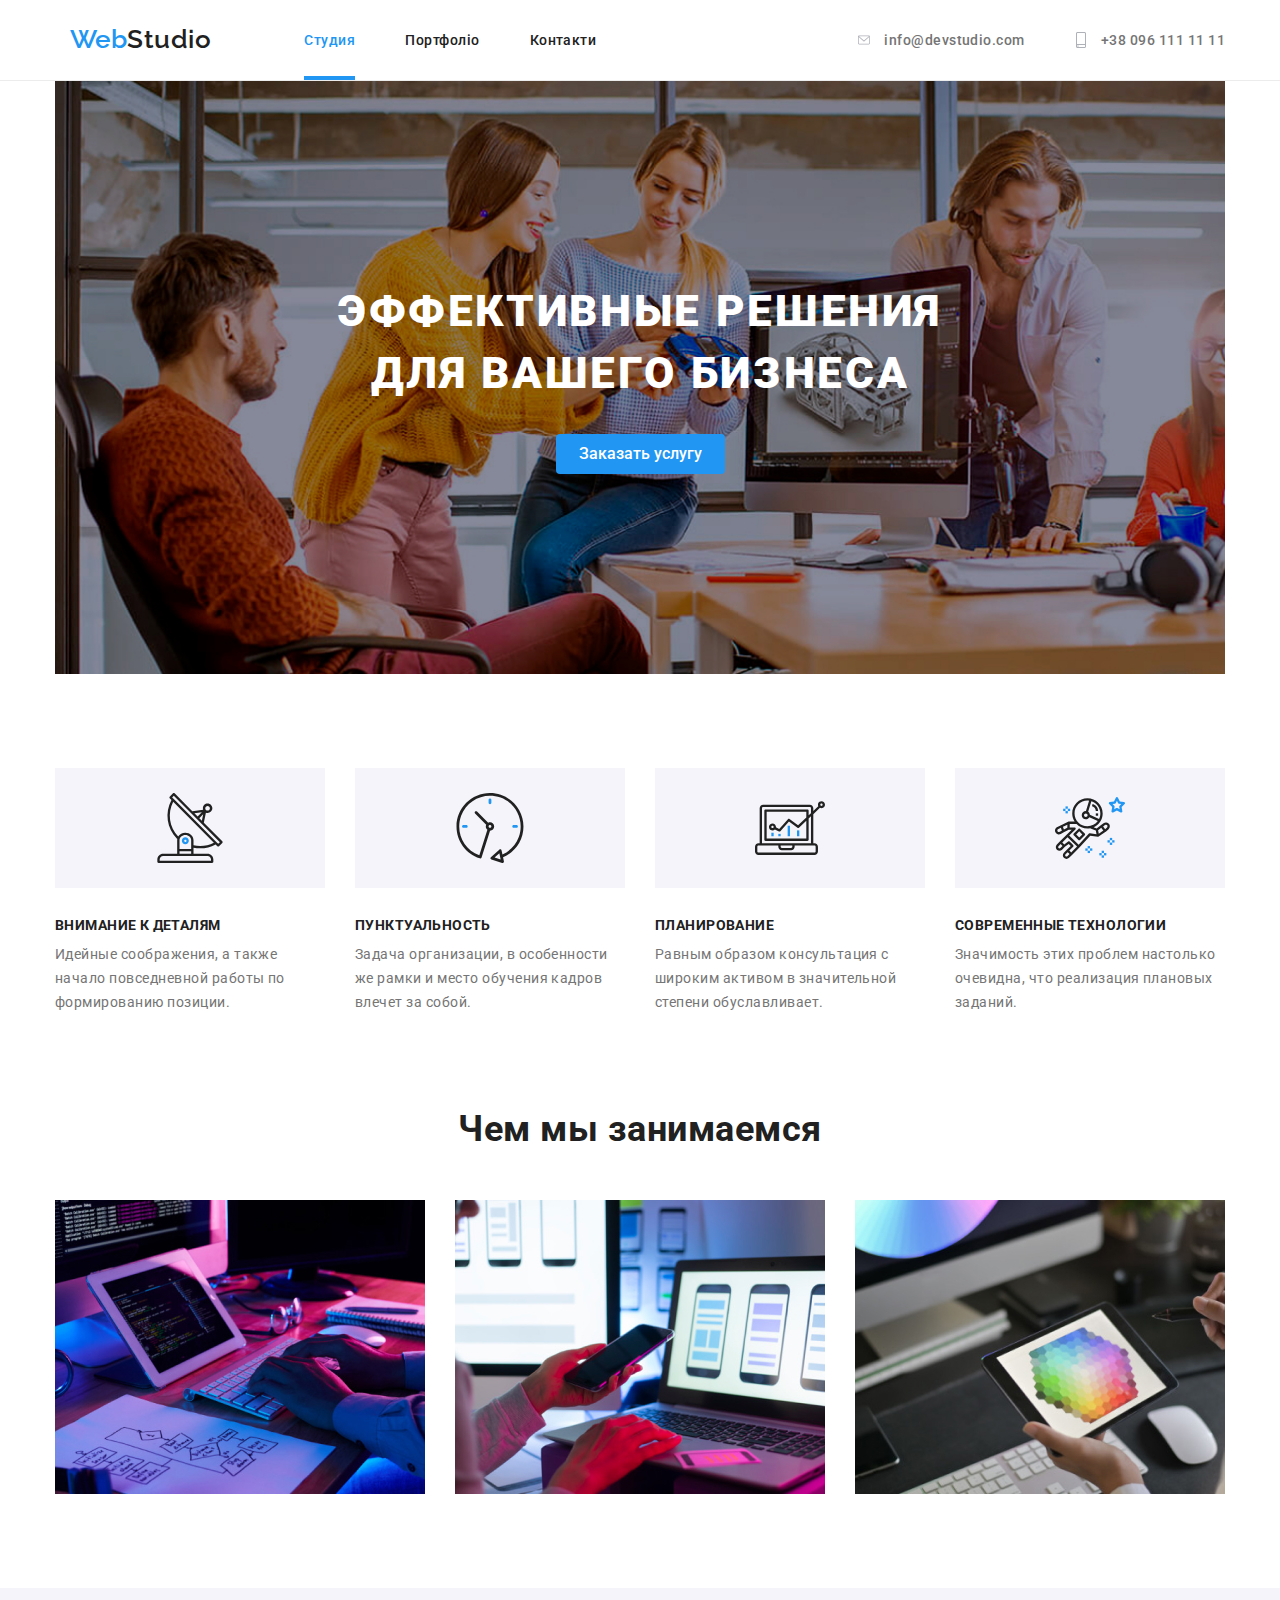
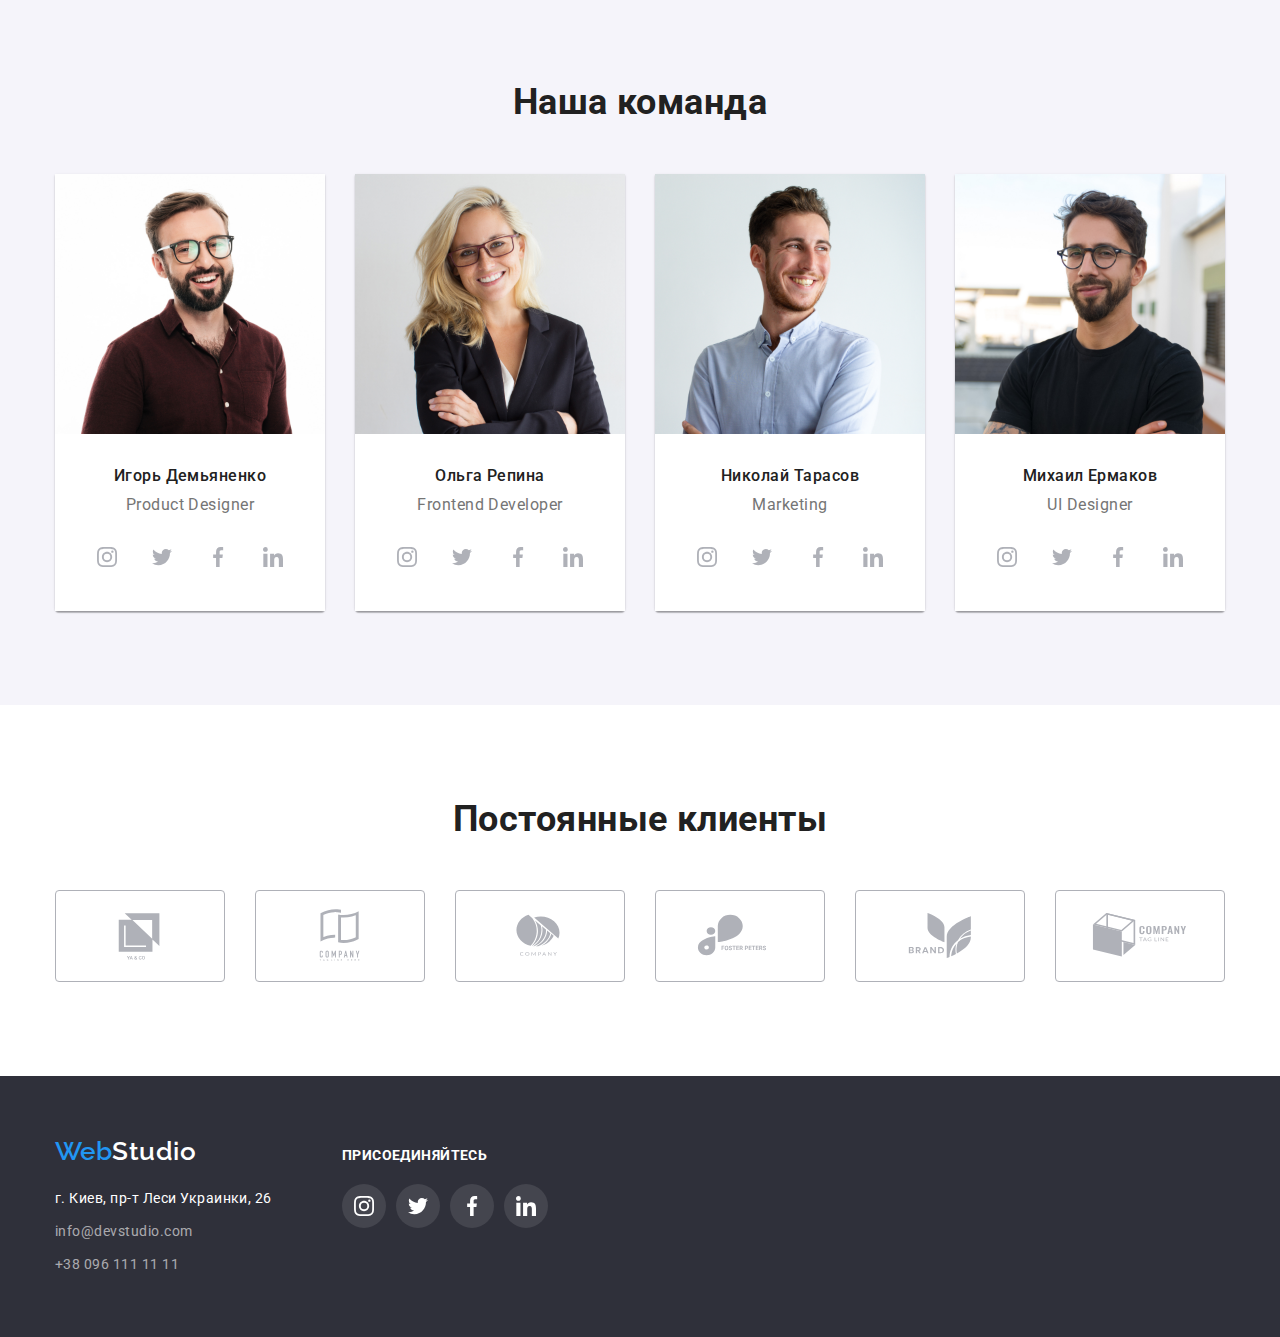
<file: index.html>
<!DOCTYPE html>
<html lang="ru">

<head>
  <meta charset="UTF-8" />
  <meta http-equiv="X-UA-Compatible" content="IE=edge" />
  <meta name="viewport" content="width=device-width, initial-scale=1.0" />
  <link rel="preconnect" href="https://fonts.googleapis.com" />
  <link rel="preconnect" href="https://fonts.gstatic.com" crossorigin />
  <link href="https://fonts.googleapis.com/css2?family=Raleway:wght@700&family=Roboto:wght@400;500;700;900&display=swap"
    rel="stylesheet" />
  <link rel="stylesheet"
    href="https://cdnjs.cloudflare.com/ajax/libs/modern-normalize/1.1.0/modern-normalize.min.css" />
  <link rel="stylesheet" href="./css/style.css" />
  <title>Студия</title>
</head>

<body>
  <header class="page-header">
    <div class="container container-flex">
      <nav class="nav-container">
        <a href="./index.html" class="logo">Web<span class="nav-logo-span">Studio</span> </a>
        <ul class="site-nav list">
          <li class="item"><a href="./index.html" class="link current">Студия</a></li>
          <li class="item"><a href="./portfolio.html" class="link">Портфоліо</a></li>
          <li class="item"><a href="" class="link">Контакти</a></li>
        </ul>
      </nav>

      <ul class="site-nav list left-side">
        <li>
          <a href="mailto:info@devstudio.com" class="link contact">
            <svg class="social-svg smal-icon">
              <use href="./img/spritemin.svg#icon-envelope" width="12" height="16"></use>
            </svg>
            info@devstudio.com</a>
        </li>
        <li class="tel-link">
          <a href="tel:+380961111111" class="link contact">
            <svg class="social-svg smal-icon">
              <use href="./img/spritemin.svg#icon-smartphone" width="12" height="16"></use>
            </svg>
            +38 096 111 11 11</a>
        </li>
      </ul>
    </div>
  </header>
  <main>
    <div class="container">
      <section class="hero">
        <h1 class="hero-title">Эффективные решения для вашего бизнеса</h1>
        <button type="button" class="button primary button-center modal-btn" data-modal-open>Заказать услугу</button>
      </section>
    </div>
    <section class="section no-pudding">
      <div class="container">
        <h2 class="invisible">Наші переваги</h2>
        <ul class="list card">
          <li class="studio-card-item">
            <h3 class="list-title list-title-icon">Внимание к деталям</h3>
            <p class="list-p">
              Идейные соображения, а также начало повседневной работы по формированию позиции.
            </p>
          </li>
          <li class="studio-card-item">
            <h3 class="list-title list-title-icon">Пунктуальность</h3>
            <p class="list-p">
              Задача организации, в особенности же рамки и место обучения кадров влечет за собой.
            </p>
          </li>
          <li class="studio-card-item">
            <h3 class="list-title list-title-icon">Планирование</h3>
            <p class="list-p">
              Равным образом консультация с широким активом в значительной степени обуславливает.
            </p>
          </li>
          <li class="studio-card-item">
            <h3 class="list-title list-title-icon">Современные технологии</h3>
            <p class="list-p">
              Значимость этих проблем настолько очевидна, что реализация плановых заданий.
            </p>
          </li>
        </ul>
      </div>
    </section>
    <section class="section">
      <div class="container">
        <h2 class="section-title">Чем мы занимаемся</h2>
        <ul class="list card">
          <li class="card-item">
            <img src="./img/img.jpg" alt="img1" width="370" />
            <p class="img-overlay">Десктопные приложения</p>
          </li>
          <li class="card-item">
            <img src="./img/img2.jpg" alt="img2" width="370" />
            <p class="img-overlay"> Мобильные приложения</p>
          </li>
          <li class="card-item">
            <img src="./img/img3.jpg" alt="img3" width="370" />
            <p class="img-overlay">Дизайнерские решения</p>
          </li>
        </ul>
      </div>
    </section>
    <section class="section item-dark">
      <div class="container">
        <h2 class="section-title">Наша команда</h2>
        <ul class="list card">
          <li class="team-card-item">
            <img class="card-item-img" src="./img/img_face1.jpg" alt="face1" width="270" />
            <div class="card-container card-container-center">
              <h3 class="card-title">Игорь Демьяненко</h3>
              <p class="card-p">Product Designer</p>
              <ul class="social-list">
                <li class="social-list-item">
                  <a class="social-list-link" href="">
                    <svg class="social-svg">
                      <use href="./img/spritemin.svg#icon-instagram" width="20" height="20"></use>
                    </svg>
                  </a>
                </li>
                <li class="social-list-item">
                  <a class="social-list-link" href="">
                    <svg class="social-svg">
                      <use href="./img/spritemin.svg#icon-twitter" width="20" height="20"></use>
                    </svg>
                  </a>
                </li>
                <li class="social-list-item">
                  <a class="social-list-link" href="">
                    <svg class="social-svg">
                      <use href="./img/spritemin.svg#icon-facebook" width="20" height="20"></use>
                    </svg>
                  </a>
                </li>
                <li class="social-list-item">
                  <a class="social-list-link" href="">
                    <svg class="social-svg">
                      <use href="./img/spritemin.svg#icon-linkedin" width="20" height="20"></use>
                    </svg>
                  </a>
                </li>
              </ul>
            </div>
          </li>
          <li class="team-card-item">
            <img class="card-item-img" src="./img/img_face2.jpg" alt="face2" width="270" />
            <div class="card-container card-container-center">
              <h3 class="card-title">Ольга Репина</h3>
              <p class="card-p">Frontend Developer</p>
              <ul class="social-list">
                <li class="social-list-item">
                  <a class="social-list-link" href="">
                    <svg class="social-svg">
                      <use href="./img/spritemin.svg#icon-instagram" width="20" height="20"></use>
                    </svg>
                  </a>
                </li>
                <li class="social-list-item">
                  <a class="social-list-link" href="">
                    <svg class="social-svg">
                      <use href="./img/spritemin.svg#icon-twitter" width="20" height="20"></use>
                    </svg>
                  </a>
                </li>
                <li class="social-list-item">
                  <a class="social-list-link" href="">
                    <svg class="social-svg">
                      <use href="./img/spritemin.svg#icon-facebook" width="20" height="20"></use>
                    </svg>
                  </a>
                </li>
                <li class="social-list-item">
                  <a class="social-list-link" href="">
                    <svg class="social-svg">
                      <use href="./img/spritemin.svg#icon-linkedin" width="20" height="20"></use>
                    </svg>
                  </a>
                </li>
              </ul>
            </div>
          </li>
          <li class="team-card-item">
            <img class="card-item-img" src="./img/img_face3.jpg" alt="face3" width="270" />
            <div class="card-container card-container-center">
              <h3 class="card-title">Николай Тарасов</h3>
              <p class="card-p">Marketing</p>
              <ul class="social-list">
                <li class="social-list-item">
                  <a class="social-list-link" href="">
                    <svg class="social-svg">
                      <use href="./img/spritemin.svg#icon-instagram" width="20" height="20"></use>
                    </svg>
                  </a>
                </li>
                <li class="social-list-item">
                  <a class="social-list-link" href="">
                    <svg class="social-svg">
                      <use href="./img/spritemin.svg#icon-twitter" width="20" height="20"></use>
                    </svg>
                  </a>
                </li>
                <li class="social-list-item">
                  <a class="social-list-link" href="">
                    <svg class="social-svg">
                      <use href="./img/spritemin.svg#icon-facebook" width="20" height="20"></use>
                    </svg>
                  </a>
                </li>
                <li class="social-list-item">
                  <a class="social-list-link" href="">
                    <svg class="social-svg">
                      <use href="./img/spritemin.svg#icon-linkedin" width="20" height="20"></use>
                    </svg>
                  </a>
                </li>
              </ul>
            </div>
          </li>
          <li class="team-card-item">
            <img class="card-item-img" src="./img/img_face4.jpg" alt="face4" width="270" />
            <div class="card-container card-container-center">
              <h3 class="card-title">Михаил Ермаков</h3>
              <p class="card-p">UI Designer</p>
              <ul class="social-list">
                <li class="social-list-item">
                  <a class="social-list-link" href="">
                    <svg class="social-svg">
                      <use href="./img/spritemin.svg#icon-instagram" width="20" height="20"></use>
                    </svg>
                  </a>
                </li>
                <li class="social-list-item">
                  <a class="social-list-link" href="">
                    <svg class="social-svg">
                      <use href="./img/spritemin.svg#icon-twitter" width="20" height="20"></use>
                    </svg>
                  </a>
                </li>
                <li class="social-list-item">
                  <a class="social-list-link" href="">
                    <svg class="social-svg">
                      <use href="./img/spritemin.svg#icon-facebook" width="20" height="20"></use>
                    </svg>
                  </a>
                </li>
                <li class="social-list-item">
                  <a class="social-list-link" href="">
                    <svg class="social-svg">
                      <use href="./img/spritemin.svg#icon-linkedin" width="20" height="20"></use>
                    </svg>
                  </a>
                </li>
              </ul>
            </div>
          </li>
        </ul>
      </div>
    </section>
    <section class="section">
      <div class="container ">
        <h2 class="section-title">Постоянные клиенты</h2>
        <ul class="company-icon-list">
          <li class="company-item-icon">
            <a class="company-icon-link" href="">
              <svg class="company-icon-svg">
                <use href="./img/spritemin.svg#icon-companyLogo1" width="106" height="60"></use>
              </svg>
            </a>
          </li>
          <li class="company-item-icon">
            <a class="company-icon-link" href="">
              <svg class="company-icon-svg">
                <use href="./img/spritemin.svg#icon-companyLogo2" width="106" height="60"></use>
              </svg>
            </a>
          </li>
          <li class="company-item-icon">
            <a class="company-icon-link" href="">
              <svg class="company-icon-svg">
                <use href="./img/spritemin.svg#icon-companyLogo3" width="106" height="60"></use>
              </svg>
            </a>
          </li>
          <li class="company-item-icon">
            <a class="company-icon-link" href="">
              <svg class="company-icon-svg">
                <use href="./img/spritemin.svg#icon-companyLogo4" width="106" height="60"></use>
              </svg>
            </a>
          </li>
          <li class="company-item-icon">
            <a class="company-icon-link" href="">
              <svg class="company-icon-svg">
                <use href="./img/spritemin.svg#icon-companyLogo5" width="106" height="60"></use>
              </svg>
            </a>
          </li>
          <li class="company-item-icon">
            <a class="company-icon-link" href="">
              <svg class="company-icon-svg">
                <use href="./img/spritemin.svg#icon-companyLogo6" width="106" height="60"></use>
              </svg>
            </a>
          </li>
        </ul>
      </div>
    </section>
  </main>

  <footer class="page-footer">
    <div class="container container-flex">
      <div>
        <a href="./index.html" class="logo">Web<span class="footer-logo-span">Studio</span> </a>
        <address class="address">
          <ul class="list">
            <li class="address-li-botmargin">
              <a href="https://goo.gl/maps/JeCyThJZKoswSrss9" class="address-p list">г. Киев, пр-т Леси Украинки, 26</a>
            </li>
            <li class="address-li-botmargin">
              <a href="mailto:info@devstudio.com" class="address-a">info@devstudio.com</a>
            </li>
            <li><a href="tel:+380961111111" class="address-a">+38 096 111 11 11</a></li>
          </ul>
        </address>
      </div>
      <div class="footer-social-link-container">
        <h3 class="list-title list-title-light">Присоединяйтесь</h3>
        <ul class="social-list">
          <li class="social-list-item">
            <a class="social-list-link" href="">
              <svg class="social-svg">
                <use href="./img/spritemin.svg#icon-instagram" width="20" height="20"></use>
              </svg>
            </a>
          </li>
          <li class="social-list-item">
            <a class="social-list-link" href="">
              <svg class="social-svg">
                <use href="./img/spritemin.svg#icon-twitter" width="20" height="20"></use>
              </svg>
            </a>
          </li>
          <li class="social-list-item">
            <a class="social-list-link" href="">
              <svg class="social-svg">
                <use href="./img/spritemin.svg#icon-facebook" width="20" height="20"></use>
              </svg>
            </a>
          </li>
          <li class="social-list-item">
            <a class="social-list-link" href="">
              <svg class="social-svg">
                <use href="./img/spritemin.svg#icon-linkedin" width="20" height="20"></use>
              </svg>
            </a>
          </li>
        </ul>
      </div>
    </div>
  </footer>
  <div class="backdrop is-hidden" data-modal>
    <div class="modal">
      <button type="button" class="close-btn" data-modal-close></button>
    </div>
  </div>

  <script src="./js/modal.js"></script>
</body>

</html>
</file>
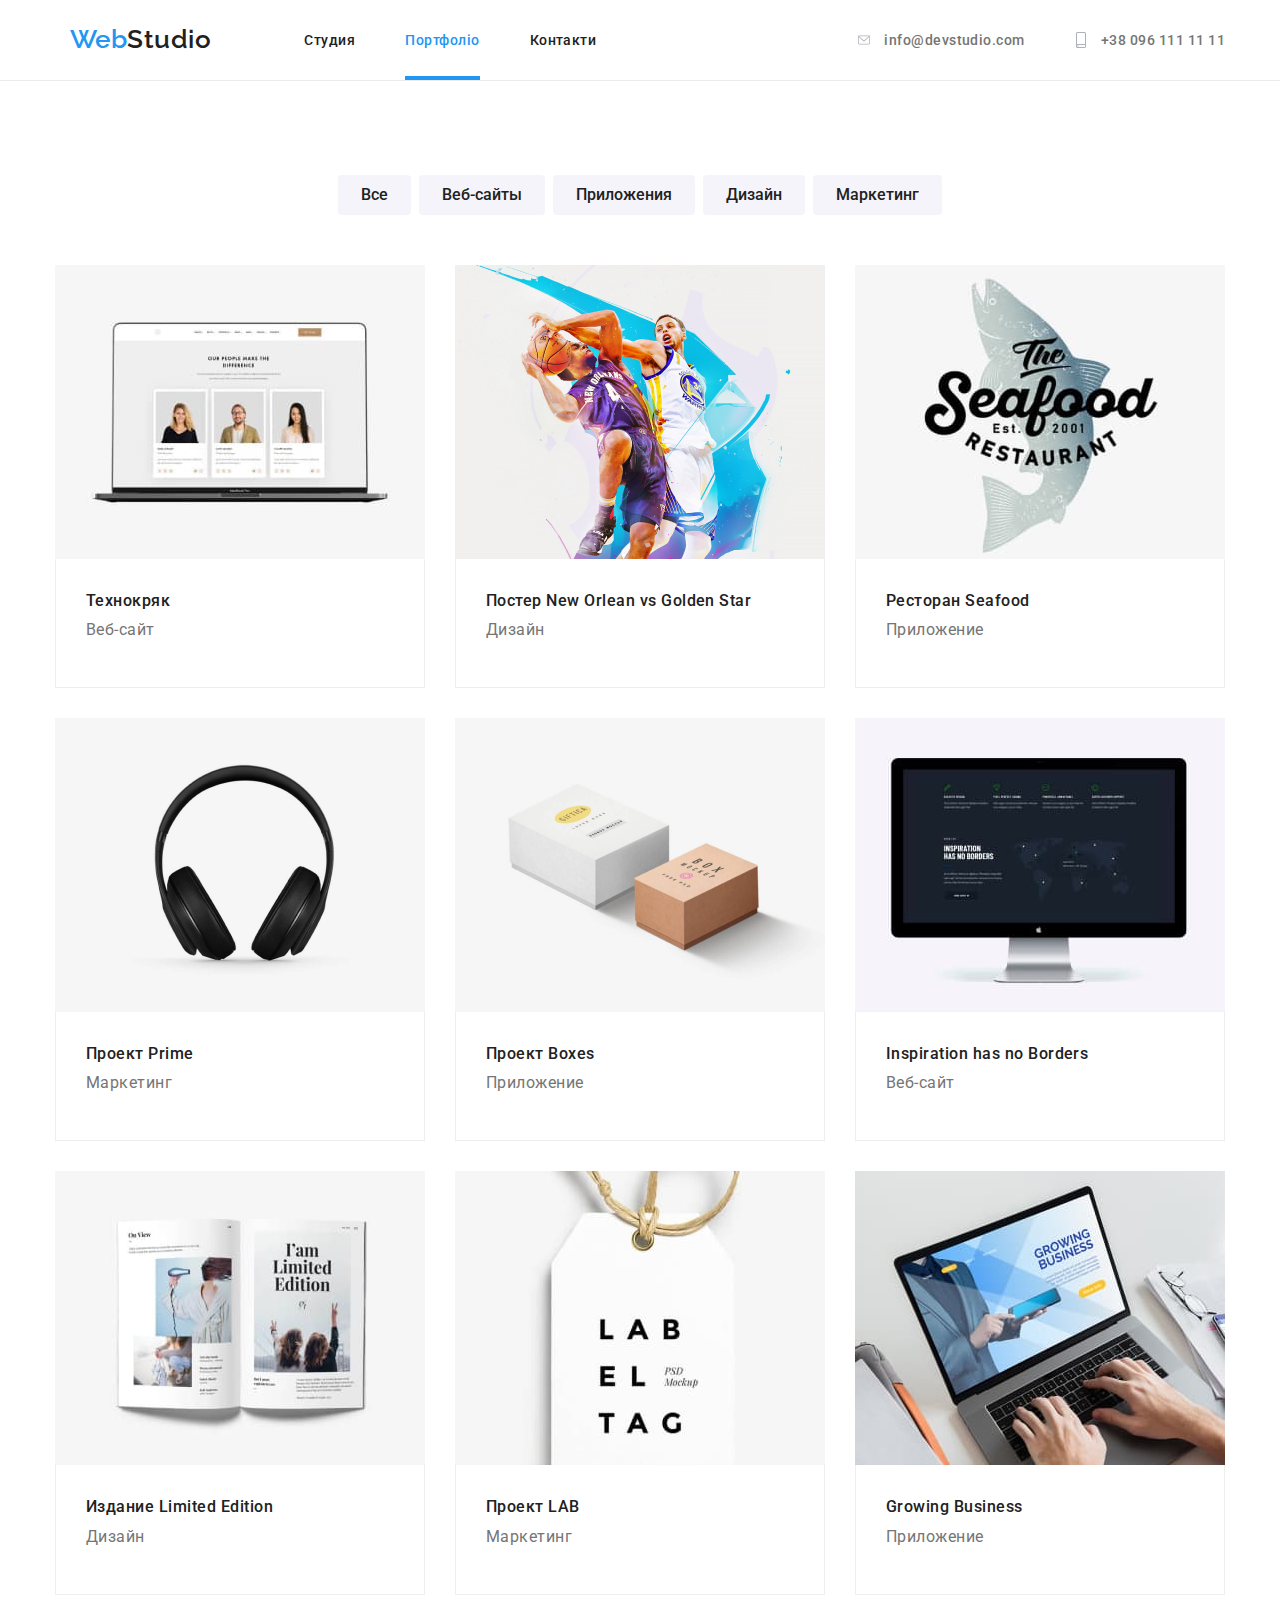
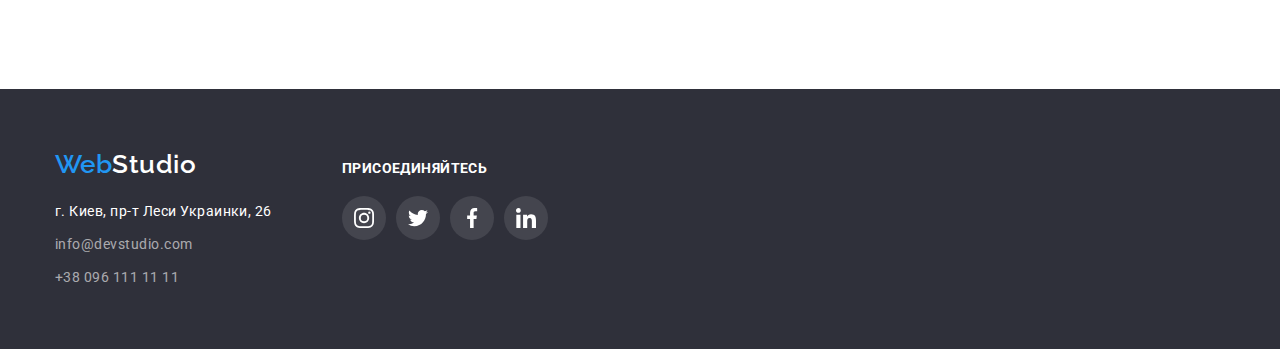
<file: portfolio.html>
<!DOCTYPE html>
<html lang="ru">
  <head>
    <meta charset="UTF-8" />
    <meta http-equiv="X-UA-Compatible" content="IE=edge" />
    <meta name="viewport" content="width=device-width, initial-scale=1.0" />
    <link rel="preconnect" href="https://fonts.googleapis.com" />
    <link rel="preconnect" href="https://fonts.gstatic.com" crossorigin />
    <link
      href="https://fonts.googleapis.com/css2?family=Raleway:wght@700&family=Roboto:wght@400;500;700&display=swap"
      rel="stylesheet"
    />
    <link
      rel="stylesheet"
      href="https://cdnjs.cloudflare.com/ajax/libs/modern-normalize/1.1.0/modern-normalize.min.css"
    />
    <link rel="stylesheet" href="./css/style.css" />
    <title>Студия</title>
  </head>

  <body>
    <header class="page-header">
      <div class="container container-flex">
        <nav class="nav-container">
          <a href="./index.html" class="logo">Web<span class="nav-logo-span">Studio</span> </a>
          <ul class="site-nav list">
            <li class="item"><a href="./index.html" class="link">Студия</a></li>
            <li class="item"><a href="./portfolio.html" class="link current">Портфоліо</a></li>
            <li class="item"><a href="" class="link">Контакти</a></li>
          </ul>
        </nav>
        <div class="icon-container"></div>
        <ul class="site-nav list left-side">
          <li>
            <a href="mailto:info@devstudio.com" class="link contact">
              <svg class="social-svg smal-icon">
                <use href="./img/spritemin.svg#icon-envelope" width="12" height="16"></use>
              </svg>
              info@devstudio.com</a
            >
          </li>
          <li class="tel-link">
            <a href="tel:+380961111111" class="link contact">
              <svg class="social-svg smal-icon">
                <use href="./img/spritemin.svg#icon-smartphone" width="12" height="16"></use>
              </svg>
              +38 096 111 11 11</a
            >
          </li>
        </ul>
      </div>
    </header>
    <main>
      <section class="section">
        <div class="container">
          <h1 class="invisible">Портфоліо</h1>
          <ul class="list button-menu">
            <li><button class="button">Все</button></li>
            <li><button class="button">Веб-сайты</button></li>
            <li><button class="button">Приложения</button></li>
            <li><button class="button">Дизайн</button></li>
            <li><button class="button">Маркетинг</button></li>
          </ul>
          <ul class="list card">
           
            <li class="card-item">
              <a class="card-item-link" href="">
                <div class="card-img-overlay-wrapper">
                  <p class="card-item-overlay">Технокряк это современная площадка распространения коронавируса. Компании используют эту
                    платформу для цифрового
                    шпионажа и атак на защищённые сервера конкурентов.</p>
                  <img src="./img/portfolio_img1.jpg" alt="portfolio_img1" width="370" />
                </div>
               
              <div class="card-container card-container-border">
                <h3 class="card-title">Технокряк</h3>
                <p class="card-p">Веб-сайт</p>
              </div>
              </a>
            </li>
            <li class="card-item">
              <a class="card-item-link" href="">
                <div class="card-img-overlay-wrapper">
                  <p class="card-item-overlay">Технокряк это современная площадка распространения коронавируса. Компании используют эту
                    платформу для цифрового
                    шпионажа и атак на защищённые сервера конкурентов.</p>
                <img src="./img/portfolio_img2.jpg" alt="portfolio_img2" width="370" />
                </div>
                <div class="card-container card-container-border">
                  <h3 class="card-title">Постер New Orlean vs Golden Star</h3>
                  <p class="card-p">Дизайн</p>
                </div>
              </a>
            </li>
            <li class="card-item">
              <a class="card-item-link" href="">
                <div class="card-img-overlay-wrapper">
                  <p class="card-item-overlay">Технокряк это современная площадка распространения коронавируса. Компании используют эту
                    платформу для цифрового
                    шпионажа и атак на защищённые сервера конкурентов.</p>
                <img src="./img/portfolio_img3.jpg" alt="portfolio_img3" width="370" />
                </div>
                <div class="card-container card-container-border">
                  <h3 class="card-title">Ресторан Seafood</h3>
                  <p class="card-p">Приложение</p>
                </div>
              </a>
            </li>
            <li class="card-item">
              <a class="card-item-link" href="">
                <div class="card-img-overlay-wrapper">
                  <p class="card-item-overlay">Технокряк это современная площадка распространения коронавируса. Компании используют эту
                    платформу для цифрового
                    шпионажа и атак на защищённые сервера конкурентов.</p>
                <img src="./img/portfolio_img4.jpg" alt="portfolio_img4" width="370" />
                </div>
                <div class="card-container card-container-border">
                  <h3 class="card-title">Проект Prime</h3>
                  <p class="card-p">Маркетинг</p>
                </div>
              </a>
            </li>
            <li class="card-item">
              <a class="card-item-link" href="">
                <div class="card-img-overlay-wrapper">
                  <p class="card-item-overlay">Технокряк это современная площадка распространения коронавируса. Компании используют эту
                    платформу для цифрового
                    шпионажа и атак на защищённые сервера конкурентов.</p>
                <img src="./img/portfolio_img5.jpg" alt="portfolio_img5" width="370" />
                </div>
                <div class="card-container card-container-border">
                  <h3 class="card-title">Проект Boxes</h3>
                  <p class="card-p">Приложение</p>
                </div>
              </a>
            </li>
            <li class="card-item">
              <a class="card-item-link" href="">
                <div class="card-img-overlay-wrapper">
                  <p class="card-item-overlay">Технокряк это современная площадка распространения коронавируса. Компании используют эту
                    платформу для цифрового
                    шпионажа и атак на защищённые сервера конкурентов.</p>
                <img src="./img/portfolio_img6.jpg" alt="portfolio_img6" width="370" />
                </div>
                <div class="card-container card-container-border">
                  <h3 class="card-title">Inspiration has no Borders</h3>
                  <p class="card-p">Веб-сайт</p>
                </div>
              </a>
            </li>
            <li class="card-item">
              <a class="card-item-link" href="">
                <div class="card-img-overlay-wrapper">
                  <p class="card-item-overlay">Технокряк это современная площадка распространения коронавируса. Компании используют эту
                    платформу для цифрового
                    шпионажа и атак на защищённые сервера конкурентов.</p>
                <img src="./img/portfolio_img7.jpg" alt="portfolio_img7" width="370" />
                </div>
                <div class="card-container card-container-border">
                  <h3 class="card-title">Издание Limited Edition</h3>
                  <p class="card-p">Дизайн</p>
                </div>
              </a>
            </li>
            <li class="card-item">
              <a class="card-item-link" href="">
                <div class="card-img-overlay-wrapper">
                  <p class="card-item-overlay">Технокряк это современная площадка распространения коронавируса. Компании используют эту
                    платформу для цифрового
                    шпионажа и атак на защищённые сервера конкурентов.</p>
                <img src="./img/portfolio_img8.jpg" alt="portfolio_img8" width="370" />
                </div>
                <div class="card-container card-container-border">
                  <h3 class="card-title">Проект LAB</h3>
                  <p class="card-p">Маркетинг</p>
                </div>
              </a>
            </li>
            <li class="card-item">
            <a class="card-item-link" href="">
                <div class="card-img-overlay-wrapper">
                  <p class="card-item-overlay">Технокряк это современная площадка распространения коронавируса. Компании используют эту
                    платформу для цифрового
                    шпионажа и атак на защищённые сервера конкурентов.</p>
                <img src="./img/portfolio_img9.jpg" alt="portfolio_img9" width="370" />
                </div>
                <div class="card-container card-container-border">
                  <h3 class="card-title">Growing Business</h3>
                  <p class="card-p">Приложение</p>
                </div>
              </a>
            </li>
          </ul>
        </div>
      </section>
    </main>

    <footer class="page-footer">
      <div class="container container-flex">
        <div>
          <a href="./index.html" class="logo">Web<span class="footer-logo-span">Studio</span> </a>
          <address class="address">
            <ul class="list">
              <li class="address-li-botmargin">
                <a href="https://goo.gl/maps/JeCyThJZKoswSrss9" class="address-p list"
                  >г. Киев, пр-т Леси Украинки, 26</a
                >
              </li>
              <li class="address-li-botmargin">
                <a href="mailto:info@devstudio.com" class="address-a">info@devstudio.com</a>
              </li>
              <li><a href="tel:+380961111111" class="address-a">+38 096 111 11 11</a></li>
            </ul>
          </address>
        </div>
        <div class="footer-social-link-container">
          <h3 class="list-title list-title-light">Присоединяйтесь</h3>
          <ul class="social-list">
            <li class="social-list-item">
              <a class="social-list-link" href="">
                <svg class="social-svg">
                  <use href="./img/spritemin.svg#icon-instagram" width="20" height="20"></use>
                </svg>
              </a>
            </li>
            <li class="social-list-item">
              <a class="social-list-link" href="">
                <svg class="social-svg">
                  <use href="./img/spritemin.svg#icon-twitter" width="20" height="20"></use>
                </svg>
              </a>
            </li>
            <li class="social-list-item">
              <a class="social-list-link" href="">
                <svg class="social-svg">
                  <use href="./img/spritemin.svg#icon-facebook" width="20" height="20"></use>
                </svg>
              </a>
            </li>
            <li class="social-list-item">
              <a class="social-list-link" href="">
                <svg class="social-svg">
                  <use href="./img/spritemin.svg#icon-linkedin" width="20" height="20"></use>
                </svg>
              </a>
            </li>
          </ul>
        </div>
      </div>
    </footer>
   
  </body>
</html>
</file>
<file: css/style.css>
/* Колір основного тексту : #212121;
Підзаголовки : #757575;
Білий : #FFFFFF;
Білий напівпрозорий у футері: #FFFFFF99;
активний голубий #2196F3;
вторинний корір фону #E5E5E5;
ще один колір фону: #F5F4FA;

*/
:root {
  --primary-text-color: #212121;
  --prymary-bg-color: #e5e5e5;
  --accent-color: #2196f3;
  --bg-additional-color: #f5f4fa;
  --secondary-text-color: #ffffff;
  --paragraf-color: #757575;
  --footer-bg-color: #2f303a;
}

body {
  color: var(--primary-text-color);
  font-family: roboto, sans-serif;
  letter-spacing: 0.03em;
}
img {
  display: block;
  max-width: 100%;
}
ul,
h1,
h2,
h3,
p {
  margin: 0;
  padding: 0;
}
.section.no-pudding {
  padding-bottom: 0;
}
.invisible {
  position: absolute;
  width: 1px;
  height: 1px;
  margin: -1px;
  border: 0;
  padding: 0;
  white-space: nowrap;
  clip-path: inset(100%);
  clip: rect(0 0 0 0);
  overflow: hidden;
}
/*container*/
.container {
  margin-left: auto;
  margin-right: auto;
  width: 1200px;
  padding-left: 15px;
  padding-right: 15px;
}
/* Logo */
.logo {
  font-family: Raleway, sans-serif;
  font-weight: 600;
  font-size: 26px;
  line-height: 1.2;
  text-decoration: none;
  color: var(--accent-color);
}
.link {
  transition: color 250ms cubic-bezier(0.4, 0, 0.2, 1);
}
.icon-container {
  display: flex;
  align-items: center;
  justify-content: center;
}
svg.smal-icon {
  width: 16px;
  height: 16px;
}
/*Navigation*/
/* .page-header {
  width: 1200px;
  margin-right: auto;
  margin-left: auto;
  display: flex;
  align-items: center;
} */
/* .header-wrapper {
  border-bottom: 1px solid #ececec;
} */
.site-nav {
  display: flex;
  margin-left: auto;
}
.nav-container {
  display: flex;
  align-items: center;
  padding-left: 15px;
}
.container-flex {
  display: flex;
}
.page-header {
  border-bottom: 1px solid #ececec;
}
.site-nav li {
  position: relative;
}
.site-nav.list.left-side {
  margin-left: auto;
}
.site-nav .contact + .contact {
  margin-left: 50px;
}
.site-nav.list {
  margin-left: 93px;
}
.site-nav.list .item {
  margin-right: 50px;
}
.site-nav.list .item:last-child {
  margin-right: 0;
}
.nav-logo-span {
  color: var(--primary-text-color);
}
.tel-link {
  margin-left: 50px;
}
.list {
  list-style: none;
  text-decoration: none;
  padding: 0;
  margin: 0;
  display: flex;
  flex-wrap: wrap;
}
.site-nav .link {
  display: block;
  padding-top: 32px;
  padding-bottom: 32px;
  color: var(--primary-text-color);
  text-decoration: none;
  font-weight: 500;
  font-size: 14px;
  display: flex;
}
.site-nav .link:hover,
.site-nav .link:focus {
  color: var(--accent-color);
}
.site-nav .link.current {
  color: var(--accent-color);
}
.site-nav > .link {
  color: var(--paragraf-color);
}
.link.current::after {
  content: '';
  display: block;
  height: 4px;
  width: 100%;
  background-color: var(--accent-color);
  position: absolute;
  bottom: 0;
  right: 0;
}
.section {
  padding-bottom: 94px;
  padding-top: 94px;
}
.item-dark {
  background-color: var(--bg-additional-color);
}
/* Hero */
.hero {
  padding-top: 200px;
  padding-bottom: 200px;
  background-image: url(../img/bg.jpg), linear-gradient(rgb(47, 48, 58, 0.4), rgb(47, 48, 58, 0.4));
  text-align: center;
  background-color: #c4c4c4;
  background-size: cover;
  max-width: 1600px;
}
.hero-title {
  font-weight: 900;
  font-size: 44px;
  line-height: 1.4;
  text-align: center;
  letter-spacing: 0.06em;
  text-transform: uppercase;
  color: var(--secondary-text-color);
  margin-bottom: 30px;
  max-width: 696px;
  margin-left: auto;
  margin-right: auto;
}

/* Button*/
.button {
  color: var(--primary-text-color);
  background-color: var(--bg-additional-color);
  font-family: inherit;
  font-weight: 500;
  font-size: 16px;
  line-height: 1.6;
  text-align: center;
  text-decoration: none;
  cursor: pointer;

  border: 1px solid transparent;
  border-radius: 4px;
  padding: 6px 22px;
  transition: color 250ms cubic-bezier(0.4, 0, 0.2, 1),
    background-color 250ms cubic-bezier(0.4, 0, 0.2, 1), box-shadow cubic-bezier(0.4, 0, 0.2, 1);
}
.button:hover,
.button:focus {
  color: var(--secondary-text-color);
  background-color: var(--accent-color);
  box-shadow: 0px 4px 4px rgba(0, 0, 0, 0.15);
}
.button.primary {
  color: var(--secondary-text-color);
  background-color: var(--accent-color);
}

.button-menu {
  justify-content: center;
  margin-bottom: 50px;
}

.button-menu li:not(:last-child) {
  margin-right: 8px;
}
/*hero */
.section-title {
  font-weight: 700;
  font-size: 36px;
  line-height: 1.16;
  text-align: center;
}

.smal-icon {
  fill: var(--paragraf-color);
  margin-right: 10px;
}
.site-nav .contact {
  color: rgba(117, 117, 117, 1);
}
.contact:hover .smal-icon {
  fill: var(--accent-color);
}
.list .studio-card-item {
  display: flex;
  flex-wrap: wrap;
  width: calc((100% - 90px) / 4);
  margin-right: 30px;
}
.card-item-link:hover,
.card-item-link:focus {
  box-shadow: 0px 1px 1px rgba(0, 0, 0, 0.12), 0px 4px 4px rgba(0, 0, 0, 0.06),
    1px 4px 6px rgba(0, 0, 0, 0.16);
}
.card-item-link {
  display: block;
  text-decoration: none;
  list-style: none;
  color: inherit;
  transition: box-shadow 250ms cubic-bezier(0.4, 0, 0.2, 1);
}

.section-title {
  margin-bottom: 50px;
}
.list .team-card-item {
  width: calc((100% - 90px) / 4);
  margin-right: 30px;
  box-shadow: 0px 1px 3px rgba(0, 0, 0, 0.12), 0px 1px 1px rgba(0, 0, 0, 0.14),
    0px 2px 1px rgba(0, 0, 0, 0.2);
  border-radius: 0px 0px 4px 4px;
}
.list .team-card-item:last-child {
  margin-right: 0;
}
.list .studio-card-item:last-child {
  margin-right: 0;
}
.list .card-item:hover .img-overlay {
  transform: translateY(-100%);
}
.img-overlay {
  padding: 27px 82px;
  font-weight: bold;
  font-size: 14px;
  line-height: 1.12;
  text-align: center;
  letter-spacing: 0.03em;
  text-transform: uppercase;
  background: rgba(47, 48, 58, 0.8);
  width: 100%;
  position: absolute;
  color: var(--secondary-text-color);
  transition: transform 250ms cubic-bezier(0.4, 0, 0.2, 1);
}
/*portfolio card*/
.list .card-item {
  width: calc((100% - 60px) / 3);
  margin-right: 30px;
  margin-bottom: 30px;
  position: relative;
  overflow: hidden;
  /* border: 1px solid #eeeeee; */
}
.list .card-item:nth-child(3n) {
  margin-right: 0;
}
.list .card-item:nth-last-child(-n + 3) {
  margin-bottom: 0;
}
.list-title {
  margin-bottom: 10px;
  font-weight: 700;
  font-size: 14px;
  line-height: 1.1;
  letter-spacing: 0.03em;
  text-transform: uppercase;
}
.list-title-light {
  color: var(--secondary-text-color);
}
.list-p {
  font-size: 14px;
  line-height: 1.7;
  color: var(--paragraf-color);
}
.list-title-icon::before {
  content: '';
  /* background-image: url(../img/svg/antena.svg); */
  background-repeat: no-repeat;
  background-color: var(--bg-additional-color);
  margin-bottom: 30px;
  display: flex;
  height: 120px;
  width: 270px;
  text-align: center;
  background-position: center;
}
.card li:first-child h3::before {
  background-image: url(../img/svg/antena.svg);
}
.card li:nth-child(2) h3::before {
  background-image: url(../img/svg/clock.svg);
}
.card li:nth-child(3) h3::before {
  background-image: url(../img/svg/diagram.svg);
}
.card li:nth-child(4) h3::before {
  background-image: url(../img/svg/astronaut.svg);
}
/* .card-item-img {
  margin-bottom: 20px;
} */
.card-item {
  position: relative;
}
.card-container {
  box-sizing: border-box;
  padding: 32px 30px;
  background-color: var(--secondary-text-color);
}
.card-container-center {
  text-align: center;
}
.card-container-border {
  border-bottom: 1px solid #eeeeee;
  border-right: 1px solid #eeeeee;
  border-left: 1px solid #eeeeee;
}
.card-title {
  font-weight: 500;
  font-size: 16px;
  line-height: 1.2;
  letter-spacing: 0.03em;
  margin-bottom: 10px;
}
.card-p {
  font-size: 16px;
  line-height: 1.2;
  letter-spacing: 0.03em;
  color: var(--paragraf-color);
  margin-bottom: 16px;
}
.card-img-overlay-wrapper {
  position: relative;
  overflow: hidden;
}
.card-item:hover .card-item-overlay {
  transform: translateY(0%);
}
.card-item-overlay {
  font-size: 18px;
  line-height: 1.56;
  letter-spacing: 0.03em;
  background-color: rgba(33, 150, 243, 0.9);
  position: absolute;
  top: 0;
  left: 0;
  width: 100%;
  height: 100%;
  color: var(--bg-additional-color);
  padding: 63px 24px;
  overflow-y: scroll;
  transform: translateY(100%);
  transition: transform 250ms cubic-bezier(0.4, 0, 0.2, 1);
}

.social-list {
  display: flex;
  list-style: none;
  justify-content: space-between;
  /* width: 206px; */
  max-height: 44px;
  margin-top: 20px;
  margin-left: auto;
  margin-right: auto;
}
.social-list-item {
  width: 44px;
  height: 44px;
  display: flex;
  border-radius: 50%;
}
.social-list-item:not(:last-child) {
  margin-right: 10px;
}
.social-list-link {
  width: 100%;
  height: 100%;
  border-radius: 50%;
  display: flex;
  justify-content: center;
  align-content: center;
  align-items: center;
  transition: background-color 250ms cubic-bezier(0.4, 0, 0.2, 1);
}
.social-list-link:hover .social-svg {
  fill: var(--secondary-text-color);
}
.social-list-link:hover {
  background-color: var(--accent-color);
}
.social-svg {
  width: 20px;
  height: 20px;
  fill: #afb1b8;
  transition: fill 250ms cubic-bezier(0.4, 0, 0.2, 1);
}

/* company-brand-section*/
.company-container {
}
.company-icon-list {
  list-style: none;
  display: flex;
}
.company-icon-svg {
  width: 106px;
  height: 60px;
}
.company-item-icon {
  display: flex;
  width: 170px;
  height: 92px;
  border: 1px solid #afb1b8;
  border-radius: 4px;
  justify-content: center;
  align-items: center;
  transition: border-color 250ms cubic-bezier(0.4, 0, 0.2, 1);
}
.company-item-icon:not(:last-child) {
  margin-right: 30px;
}
.company-icon-link:hover .company-icon-svg {
  fill: var(--accent-color);
}
/* footer */
footer {
  background: #2f303a;
}
.footer-logo-span {
  color: var(--secondary-text-color);
}
footer .social-list-link {
  background-color: rgba(255, 255, 255, 0.1);
}
footer .container {
  align-items: baseline;
}
.address {
  margin-top: 20px;
  max-width: 230px;
}
.footer-social-link-container {
  margin-left: 70px;
}
.address a {
  display: flex;
}
.page-footer {
  background: var(--footer-bg-color);
  padding-top: 60px;
  padding-bottom: 60px;
}
.address .list {
  display: block;
}
.address-li-botmargin {
  margin-bottom: 9px;
}
.address-p {
  font-size: 14px;
  font-style: normal;
  line-height: 1.7;
  text-align: left;
  color: var(--secondary-text-color);
}
.address-a {
  font-size: 14px;
  font-style: normal;
  line-height: 1.7;
  text-align: left;
  color: rgba(255, 255, 255, 0.6);
  text-decoration: none;
  transition: color 250ms cubic-bezier(0.4, 0, 0.2, 1);
}

.address-a:hover {
  color: var(--accent-color);
}
.company-icon-link {
  width: 100%;
  height: 100%;
  display: flex;
  align-items: center;
  justify-content: center;
}
.company-icon-link:hover .company-icon-svg {
  fill: var(--accent-color);
}
.company-item-icon:hover {
  border: 1px solid var(--accent-color);
  cursor: pointer;
}
.company-icon-svg {
  fill: #afb1b8;
  transition: fill 250ms cubic-bezier(0.4, 0, 0.2, 1);
}
footer .social-svg {
  fill: var(--secondary-text-color);
}
/* ============== END FOOTER ============== */

.backdrop {
  position: fixed;
  top: 0;
  left: 0;
  width: 100vw;
  height: 100vh;
  background-color: rgba(0, 0, 0, 0.2);
  opacity: 1;
  visibility: visible;
  pointer-events: auto;
  transition: opacity 250ms cubic-bezier(0.4, 0, 0.2, 1),
    visibility 250ms cubic-bezier(0.4, 0, 0.2, 1);
}

.backdrop.is-hidden {
  opacity: 0;
  visibility: hidden;
  pointer-events: none;
}

.modal {
  position: absolute;
  top: 50%;
  left: 50%;
  transform: translate(-50%, -50%);
  background-color: rgba(255, 255, 255, 1);
  height: 581px;
  width: 528px;
  border-radius: 4px;
}

.close-btn {
  position: absolute;
  top: 8px;
  right: 8px;
  width: 30px;
  height: 30px;
  border-radius: 50%;
  background-color: transparent;
  border-color: transparent;
  padding: 0;
  cursor: pointer;
}
.close-btn::before {
  content: '';
  display: flex;
  width: 30px;
  height: 30px;
  background-image: url(../img/close.svg);
  position: absolute;
  top: 0px;
  right: 0px;
  padding: 0;
}
</file>
